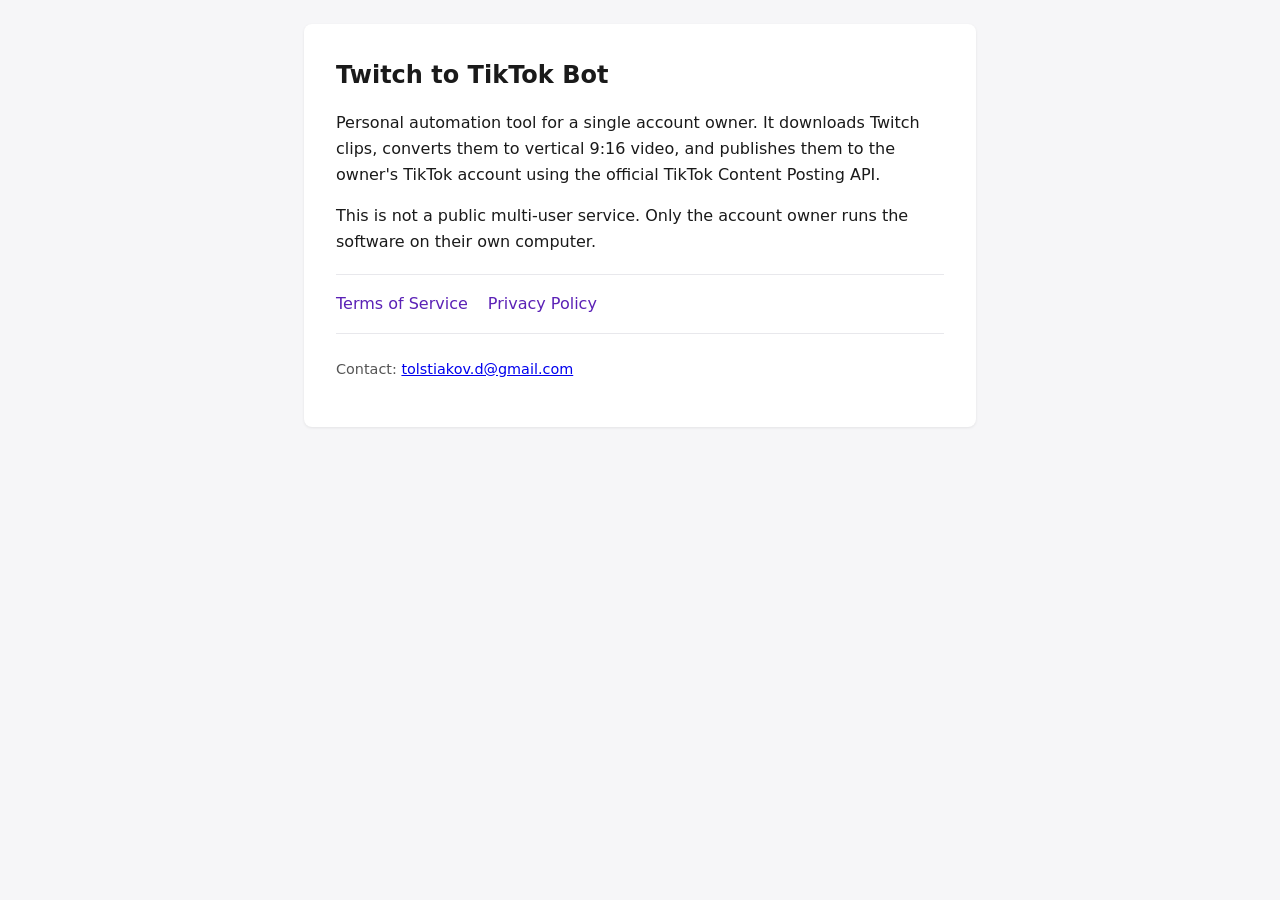
<file: index.html>
<!DOCTYPE html>
<html lang="en">
<head>
  <meta charset="utf-8" />
  <meta name="viewport" content="width=device-width, initial-scale=1" />
  <title>Twitch to TikTok Bot</title>
  <link rel="stylesheet" href="style.css" />
</head>
<body>
  <main>
    <h1>Twitch to TikTok Bot</h1>
    <p>
      Personal automation tool for a single account owner. It downloads Twitch clips,
      converts them to vertical 9:16 video, and publishes them to the owner&apos;s TikTok
      account using the official TikTok Content Posting API.
    </p>
    <p>
      This is not a public multi-user service. Only the account owner runs the software
      on their own computer.
    </p>
    <nav>
      <a href="terms/">Terms of Service</a>
      <a href="privacy/">Privacy Policy</a>
    </nav>
    <p class="contact">Contact: <a href="mailto:tolstiakov.d@gmail.com">tolstiakov.d@gmail.com</a></p>
  </main>
</body>
</html>
</file>
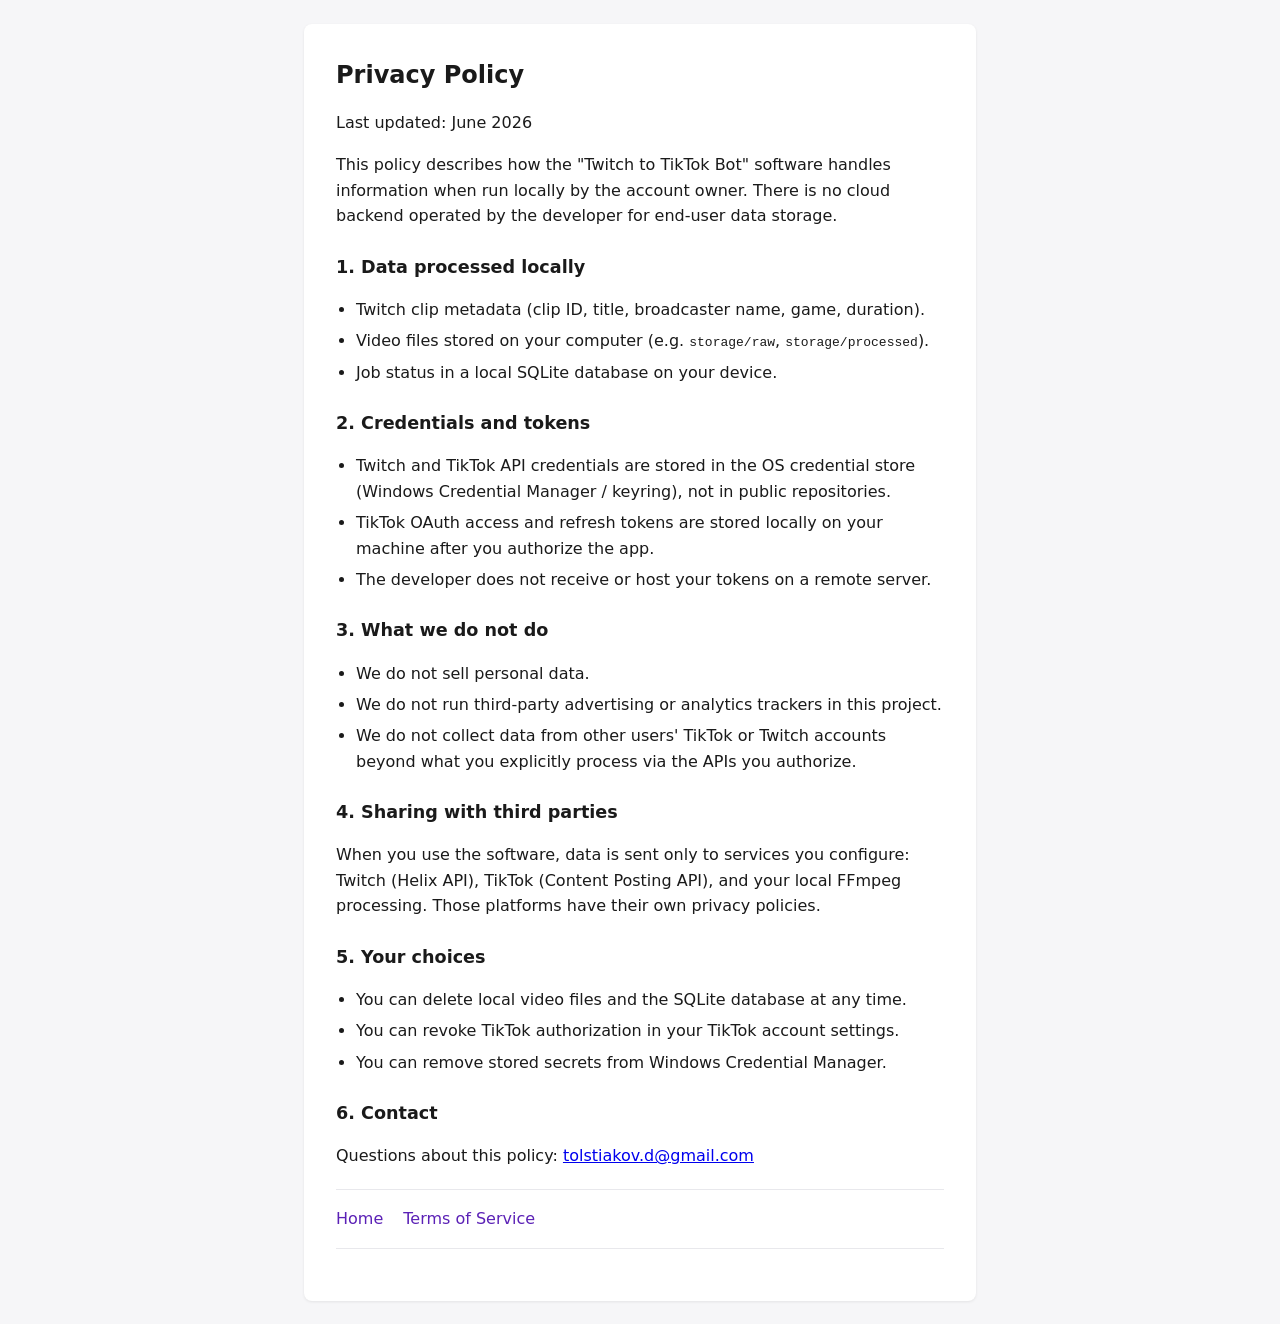
<file: privacy/index.html>
<!DOCTYPE html>
<html lang="en">
<head>
  <meta charset="utf-8" />
  <meta name="viewport" content="width=device-width, initial-scale=1" />
  <title>Privacy Policy — Twitch to TikTok Bot</title>
  <link rel="stylesheet" href="style.css" />
</head>
<body>
  <main>
    <h1>Privacy Policy</h1>
    <p>Last updated: June 2026</p>
    <p>
      This policy describes how the &quot;Twitch to TikTok Bot&quot; software handles information
      when run locally by the account owner. There is no cloud backend operated by the developer
      for end-user data storage.
    </p>

    <h2>1. Data processed locally</h2>
    <ul>
      <li>Twitch clip metadata (clip ID, title, broadcaster name, game, duration).</li>
      <li>Video files stored on your computer (e.g. <code>storage/raw</code>, <code>storage/processed</code>).</li>
      <li>Job status in a local SQLite database on your device.</li>
    </ul>

    <h2>2. Credentials and tokens</h2>
    <ul>
      <li>Twitch and TikTok API credentials are stored in the OS credential store (Windows Credential Manager / keyring), not in public repositories.</li>
      <li>TikTok OAuth access and refresh tokens are stored locally on your machine after you authorize the app.</li>
      <li>The developer does not receive or host your tokens on a remote server.</li>
    </ul>

    <h2>3. What we do not do</h2>
    <ul>
      <li>We do not sell personal data.</li>
      <li>We do not run third-party advertising or analytics trackers in this project.</li>
      <li>We do not collect data from other users&apos; TikTok or Twitch accounts beyond what you explicitly process via the APIs you authorize.</li>
    </ul>

    <h2>4. Sharing with third parties</h2>
    <p>
      When you use the software, data is sent only to services you configure:
      Twitch (Helix API), TikTok (Content Posting API), and your local FFmpeg processing.
      Those platforms have their own privacy policies.
    </p>

    <h2>5. Your choices</h2>
    <ul>
      <li>You can delete local video files and the SQLite database at any time.</li>
      <li>You can revoke TikTok authorization in your TikTok account settings.</li>
      <li>You can remove stored secrets from Windows Credential Manager.</li>
    </ul>

    <h2>6. Contact</h2>
    <p>Questions about this policy: <a href="mailto:tolstiakov.d@gmail.com">tolstiakov.d@gmail.com</a></p>

    <nav>
      <a href="../">Home</a>
      <a href="../terms/">Terms of Service</a>
    </nav>
  </main>
</body>
</html>
</file>
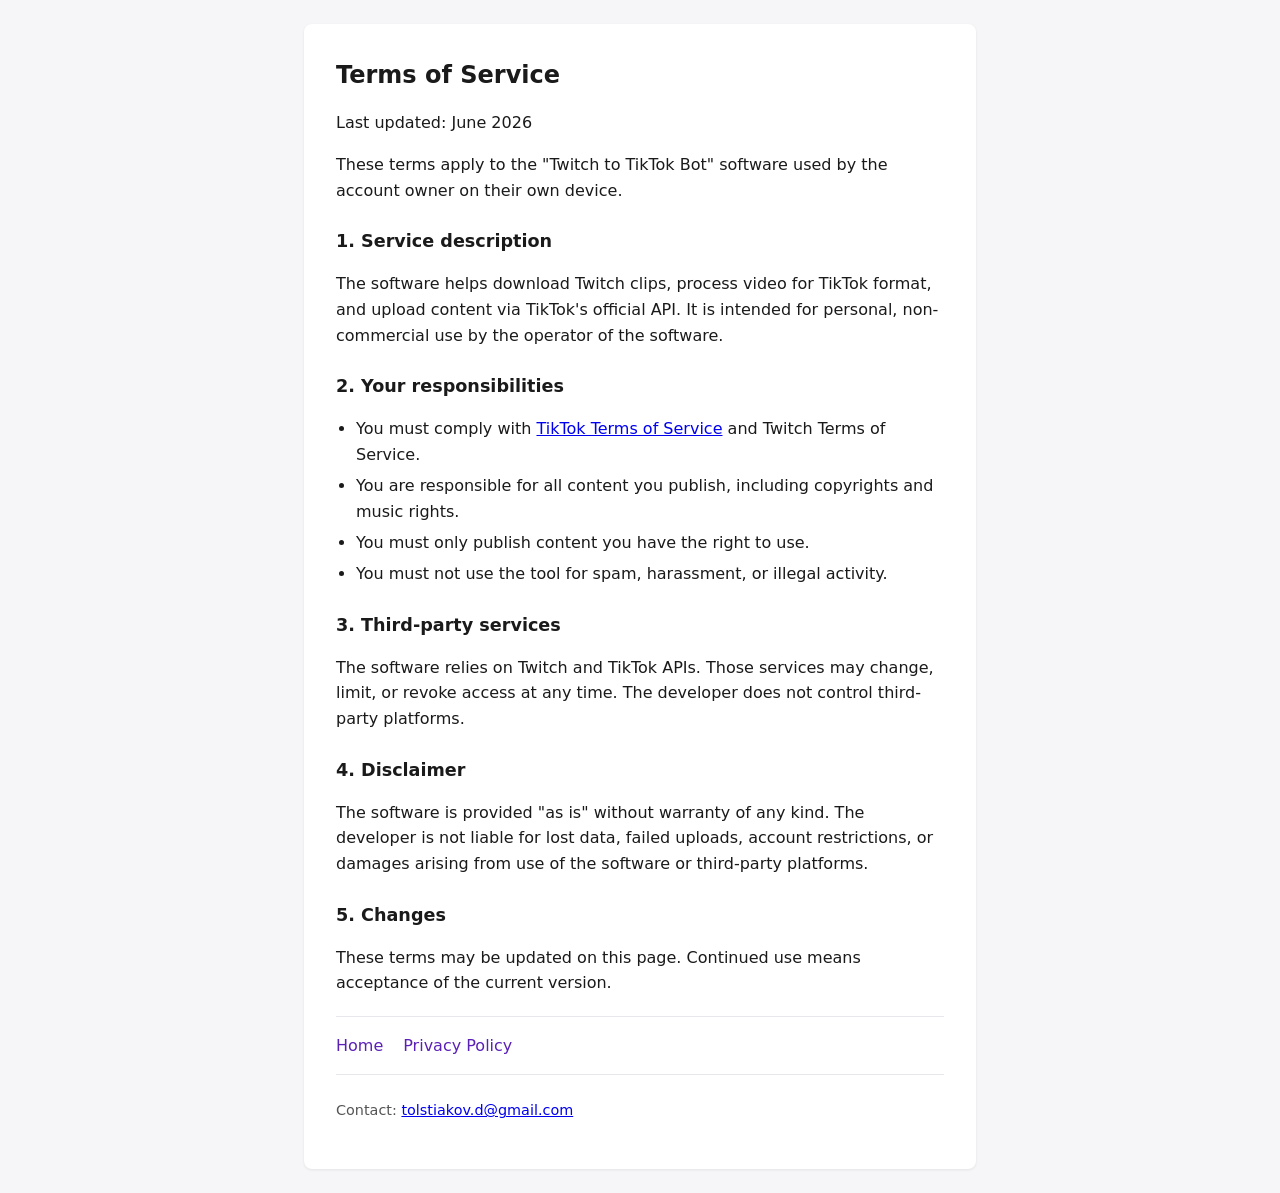
<file: terms/index.html>
<!DOCTYPE html>
<html lang="en">
<head>
  <meta charset="utf-8" />
  <meta name="viewport" content="width=device-width, initial-scale=1" />
  <title>Terms of Service — Twitch to TikTok Bot</title>
  <link rel="stylesheet" href="style.css" />
</head>
<body>
  <main>
    <h1>Terms of Service</h1>
    <p>Last updated: June 2026</p>
    <p>
      These terms apply to the &quot;Twitch to TikTok Bot&quot; software
      used by the account owner on their own device.
    </p>

    <h2>1. Service description</h2>
    <p>
      The software helps download Twitch clips, process video for TikTok format,
      and upload content via TikTok&apos;s official API. It is intended for personal,
      non-commercial use by the operator of the software.
    </p>

    <h2>2. Your responsibilities</h2>
    <ul>
      <li>You must comply with <a href="https://www.tiktok.com/legal/terms-of-service">TikTok Terms of Service</a> and Twitch Terms of Service.</li>
      <li>You are responsible for all content you publish, including copyrights and music rights.</li>
      <li>You must only publish content you have the right to use.</li>
      <li>You must not use the tool for spam, harassment, or illegal activity.</li>
    </ul>

    <h2>3. Third-party services</h2>
    <p>
      The software relies on Twitch and TikTok APIs. Those services may change,
      limit, or revoke access at any time. The developer does not control third-party platforms.
    </p>

    <h2>4. Disclaimer</h2>
    <p>
      The software is provided &quot;as is&quot; without warranty of any kind.
      The developer is not liable for lost data, failed uploads, account restrictions,
      or damages arising from use of the software or third-party platforms.
    </p>

    <h2>5. Changes</h2>
    <p>These terms may be updated on this page. Continued use means acceptance of the current version.</p>

    <nav>
      <a href="../">Home</a>
      <a href="../privacy/">Privacy Policy</a>
    </nav>
    <p class="contact">Contact: <a href="mailto:tolstiakov.d@gmail.com">tolstiakov.d@gmail.com</a></p>
  </main>
</body>
</html>
</file>
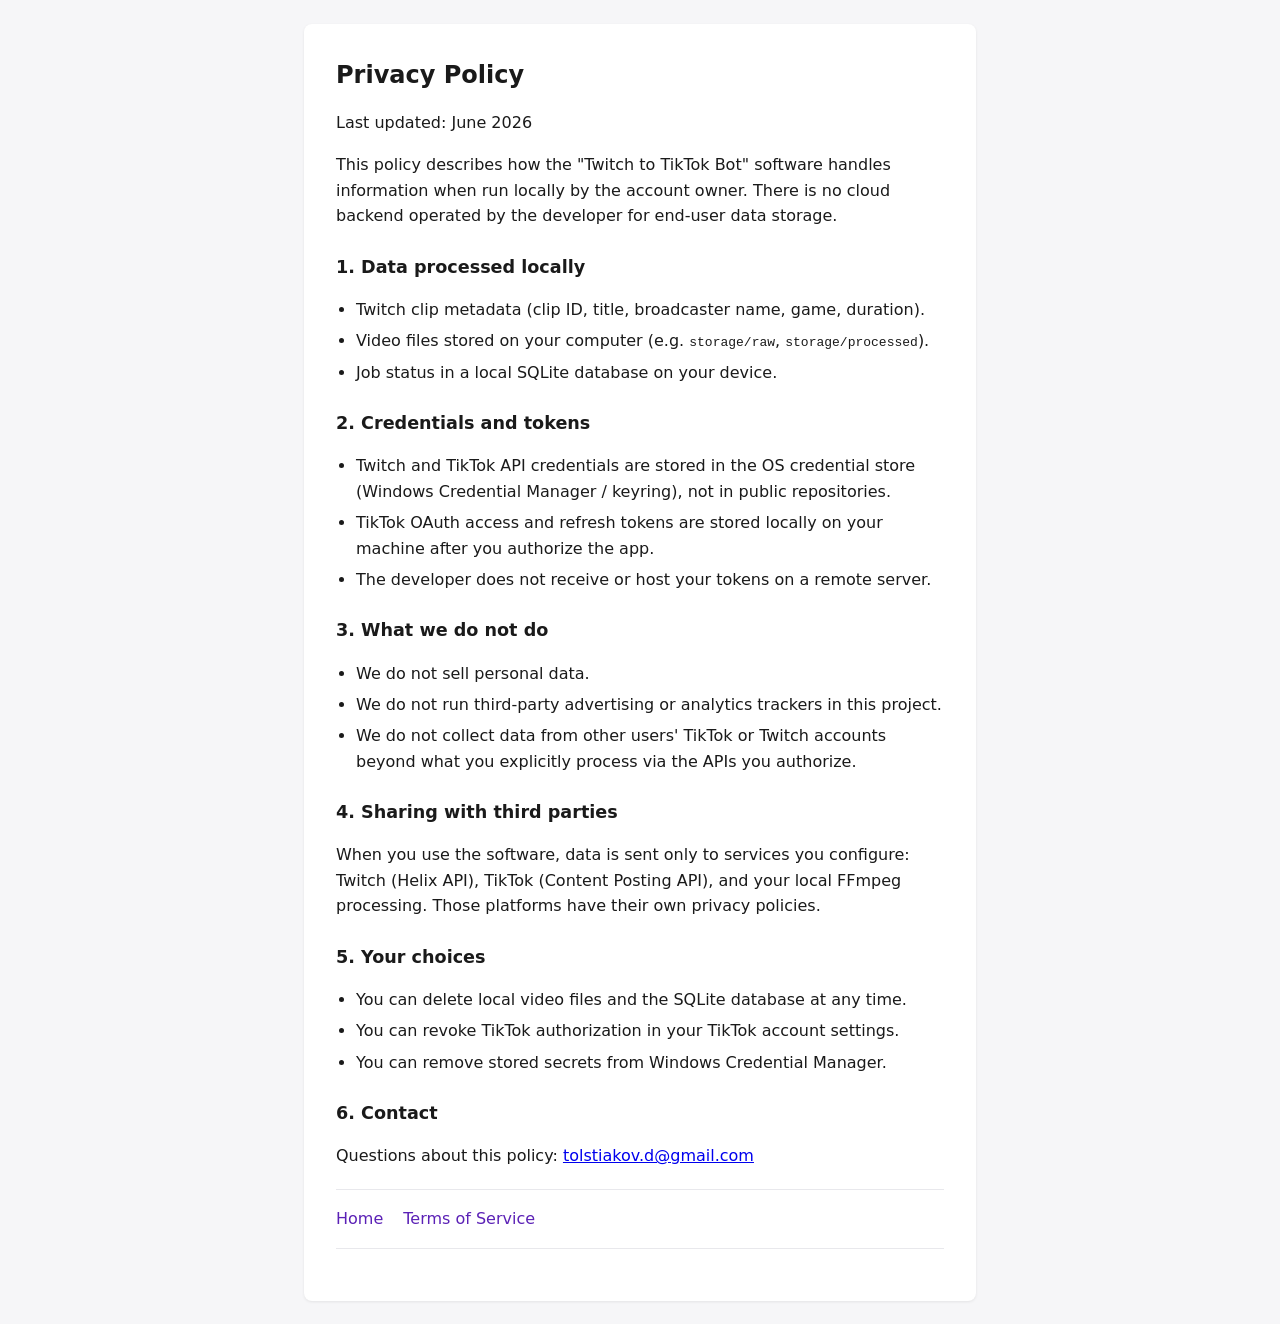
<file: privacy.html>
<!DOCTYPE html>
<html lang="en">
<head>
  <meta charset="utf-8" />
  <meta name="viewport" content="width=device-width, initial-scale=1" />
  <title>Privacy Policy — Twitch to TikTok Bot</title>
  <link rel="stylesheet" href="style.css" />
</head>
<body>
  <main>
    <h1>Privacy Policy</h1>
    <p>Last updated: June 2026</p>
    <p>
      This policy describes how the &quot;Twitch to TikTok Bot&quot; software handles information
      when run locally by the account owner. There is no cloud backend operated by the developer
      for end-user data storage.
    </p>

    <h2>1. Data processed locally</h2>
    <ul>
      <li>Twitch clip metadata (clip ID, title, broadcaster name, game, duration).</li>
      <li>Video files stored on your computer (e.g. <code>storage/raw</code>, <code>storage/processed</code>).</li>
      <li>Job status in a local SQLite database on your device.</li>
    </ul>

    <h2>2. Credentials and tokens</h2>
    <ul>
      <li>Twitch and TikTok API credentials are stored in the OS credential store (Windows Credential Manager / keyring), not in public repositories.</li>
      <li>TikTok OAuth access and refresh tokens are stored locally on your machine after you authorize the app.</li>
      <li>The developer does not receive or host your tokens on a remote server.</li>
    </ul>

    <h2>3. What we do not do</h2>
    <ul>
      <li>We do not sell personal data.</li>
      <li>We do not run third-party advertising or analytics trackers in this project.</li>
      <li>We do not collect data from other users&apos; TikTok or Twitch accounts beyond what you explicitly process via the APIs you authorize.</li>
    </ul>

    <h2>4. Sharing with third parties</h2>
    <p>
      When you use the software, data is sent only to services you configure:
      Twitch (Helix API), TikTok (Content Posting API), and your local FFmpeg processing.
      Those platforms have their own privacy policies.
    </p>

    <h2>5. Your choices</h2>
    <ul>
      <li>You can delete local video files and the SQLite database at any time.</li>
      <li>You can revoke TikTok authorization in your TikTok account settings.</li>
      <li>You can remove stored secrets from Windows Credential Manager.</li>
    </ul>

    <h2>6. Contact</h2>
    <p>Questions about this policy: <a href="mailto:tolstiakov.d@gmail.com">tolstiakov.d@gmail.com</a></p>

    <nav>
      <a href="index.html">Home</a>
      <a href="terms.html">Terms of Service</a>
    </nav>
  </main>
</body>
</html>
</file>
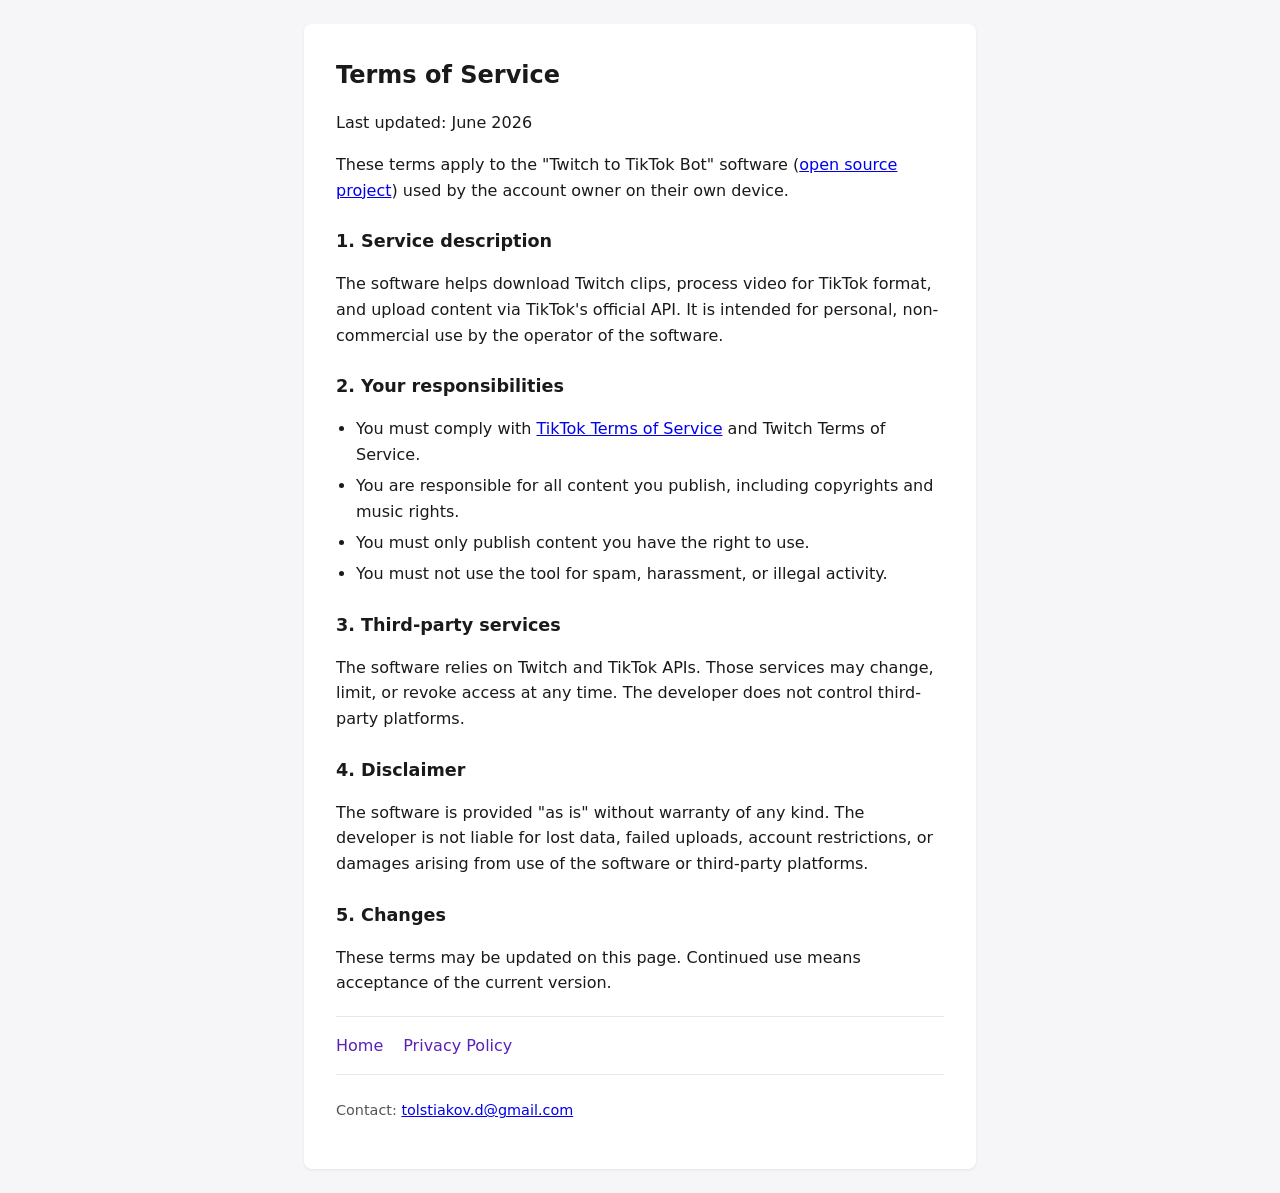
<file: terms.html>
<!DOCTYPE html>
<html lang="en">
<head>
  <meta charset="utf-8" />
  <meta name="viewport" content="width=device-width, initial-scale=1" />
  <title>Terms of Service — Twitch to TikTok Bot</title>
  <link rel="stylesheet" href="style.css" />
</head>
<body>
  <main>
    <h1>Terms of Service</h1>
    <p>Last updated: June 2026</p>
    <p>
      These terms apply to the &quot;Twitch to TikTok Bot&quot; software
      (<a href="https://github.com/Myth1call/tiktok-bot">open source project</a>)
      used by the account owner on their own device.
    </p>

    <h2>1. Service description</h2>
    <p>
      The software helps download Twitch clips, process video for TikTok format,
      and upload content via TikTok&apos;s official API. It is intended for personal,
      non-commercial use by the operator of the software.
    </p>

    <h2>2. Your responsibilities</h2>
    <ul>
      <li>You must comply with <a href="https://www.tiktok.com/legal/terms-of-service">TikTok Terms of Service</a> and Twitch Terms of Service.</li>
      <li>You are responsible for all content you publish, including copyrights and music rights.</li>
      <li>You must only publish content you have the right to use.</li>
      <li>You must not use the tool for spam, harassment, or illegal activity.</li>
    </ul>

    <h2>3. Third-party services</h2>
    <p>
      The software relies on Twitch and TikTok APIs. Those services may change,
      limit, or revoke access at any time. The developer does not control third-party platforms.
    </p>

    <h2>4. Disclaimer</h2>
    <p>
      The software is provided &quot;as is&quot; without warranty of any kind.
      The developer is not liable for lost data, failed uploads, account restrictions,
      or damages arising from use of the software or third-party platforms.
    </p>

    <h2>5. Changes</h2>
    <p>These terms may be updated on this page. Continued use means acceptance of the current version.</p>

    <nav>
      <a href="index.html">Home</a>
      <a href="privacy.html">Privacy Policy</a>
    </nav>
    <p class="contact">Contact: <a href="mailto:tolstiakov.d@gmail.com">tolstiakov.d@gmail.com</a></p>
  </main>
</body>
</html>
</file>
<file: style.css>
* {
  box-sizing: border-box;
}

body {
  font-family: system-ui, -apple-system, "Segoe UI", Roboto, sans-serif;
  line-height: 1.6;
  color: #1a1a1a;
  background: #f6f6f8;
  margin: 0;
  padding: 1.5rem;
}

main {
  max-width: 42rem;
  margin: 0 auto;
  padding: 2rem;
  background: #fff;
  border-radius: 8px;
  box-shadow: 0 1px 3px rgba(0, 0, 0, 0.08);
}

h1 {
  font-size: 1.5rem;
  margin-top: 0;
}

h2 {
  font-size: 1.1rem;
  margin-top: 1.5rem;
}

nav {
  display: flex;
  flex-wrap: wrap;
  gap: 0.75rem 1.25rem;
  margin: 1.25rem 0;
  padding: 1rem 0;
  border-top: 1px solid #e8e8ec;
  border-bottom: 1px solid #e8e8ec;
}

nav a {
  color: #5b21b6;
  text-decoration: none;
}

nav a:hover {
  text-decoration: underline;
}

footer,
.contact {
  margin-top: 1.5rem;
  font-size: 0.9rem;
  color: #555;
}

ul {
  padding-left: 1.25rem;
}

li {
  margin-bottom: 0.35rem;
}
</file>
<file: privacy/style.css>
* {
  box-sizing: border-box;
}

body {
  font-family: system-ui, -apple-system, "Segoe UI", Roboto, sans-serif;
  line-height: 1.6;
  color: #1a1a1a;
  background: #f6f6f8;
  margin: 0;
  padding: 1.5rem;
}

main {
  max-width: 42rem;
  margin: 0 auto;
  padding: 2rem;
  background: #fff;
  border-radius: 8px;
  box-shadow: 0 1px 3px rgba(0, 0, 0, 0.08);
}

h1 {
  font-size: 1.5rem;
  margin-top: 0;
}

h2 {
  font-size: 1.1rem;
  margin-top: 1.5rem;
}

nav {
  display: flex;
  flex-wrap: wrap;
  gap: 0.75rem 1.25rem;
  margin: 1.25rem 0;
  padding: 1rem 0;
  border-top: 1px solid #e8e8ec;
  border-bottom: 1px solid #e8e8ec;
}

nav a {
  color: #5b21b6;
  text-decoration: none;
}

nav a:hover {
  text-decoration: underline;
}

footer,
.contact {
  margin-top: 1.5rem;
  font-size: 0.9rem;
  color: #555;
}

ul {
  padding-left: 1.25rem;
}

li {
  margin-bottom: 0.35rem;
}
</file>
<file: terms/style.css>
* {
  box-sizing: border-box;
}

body {
  font-family: system-ui, -apple-system, "Segoe UI", Roboto, sans-serif;
  line-height: 1.6;
  color: #1a1a1a;
  background: #f6f6f8;
  margin: 0;
  padding: 1.5rem;
}

main {
  max-width: 42rem;
  margin: 0 auto;
  padding: 2rem;
  background: #fff;
  border-radius: 8px;
  box-shadow: 0 1px 3px rgba(0, 0, 0, 0.08);
}

h1 {
  font-size: 1.5rem;
  margin-top: 0;
}

h2 {
  font-size: 1.1rem;
  margin-top: 1.5rem;
}

nav {
  display: flex;
  flex-wrap: wrap;
  gap: 0.75rem 1.25rem;
  margin: 1.25rem 0;
  padding: 1rem 0;
  border-top: 1px solid #e8e8ec;
  border-bottom: 1px solid #e8e8ec;
}

nav a {
  color: #5b21b6;
  text-decoration: none;
}

nav a:hover {
  text-decoration: underline;
}

footer,
.contact {
  margin-top: 1.5rem;
  font-size: 0.9rem;
  color: #555;
}

ul {
  padding-left: 1.25rem;
}

li {
  margin-bottom: 0.35rem;
}
</file>
